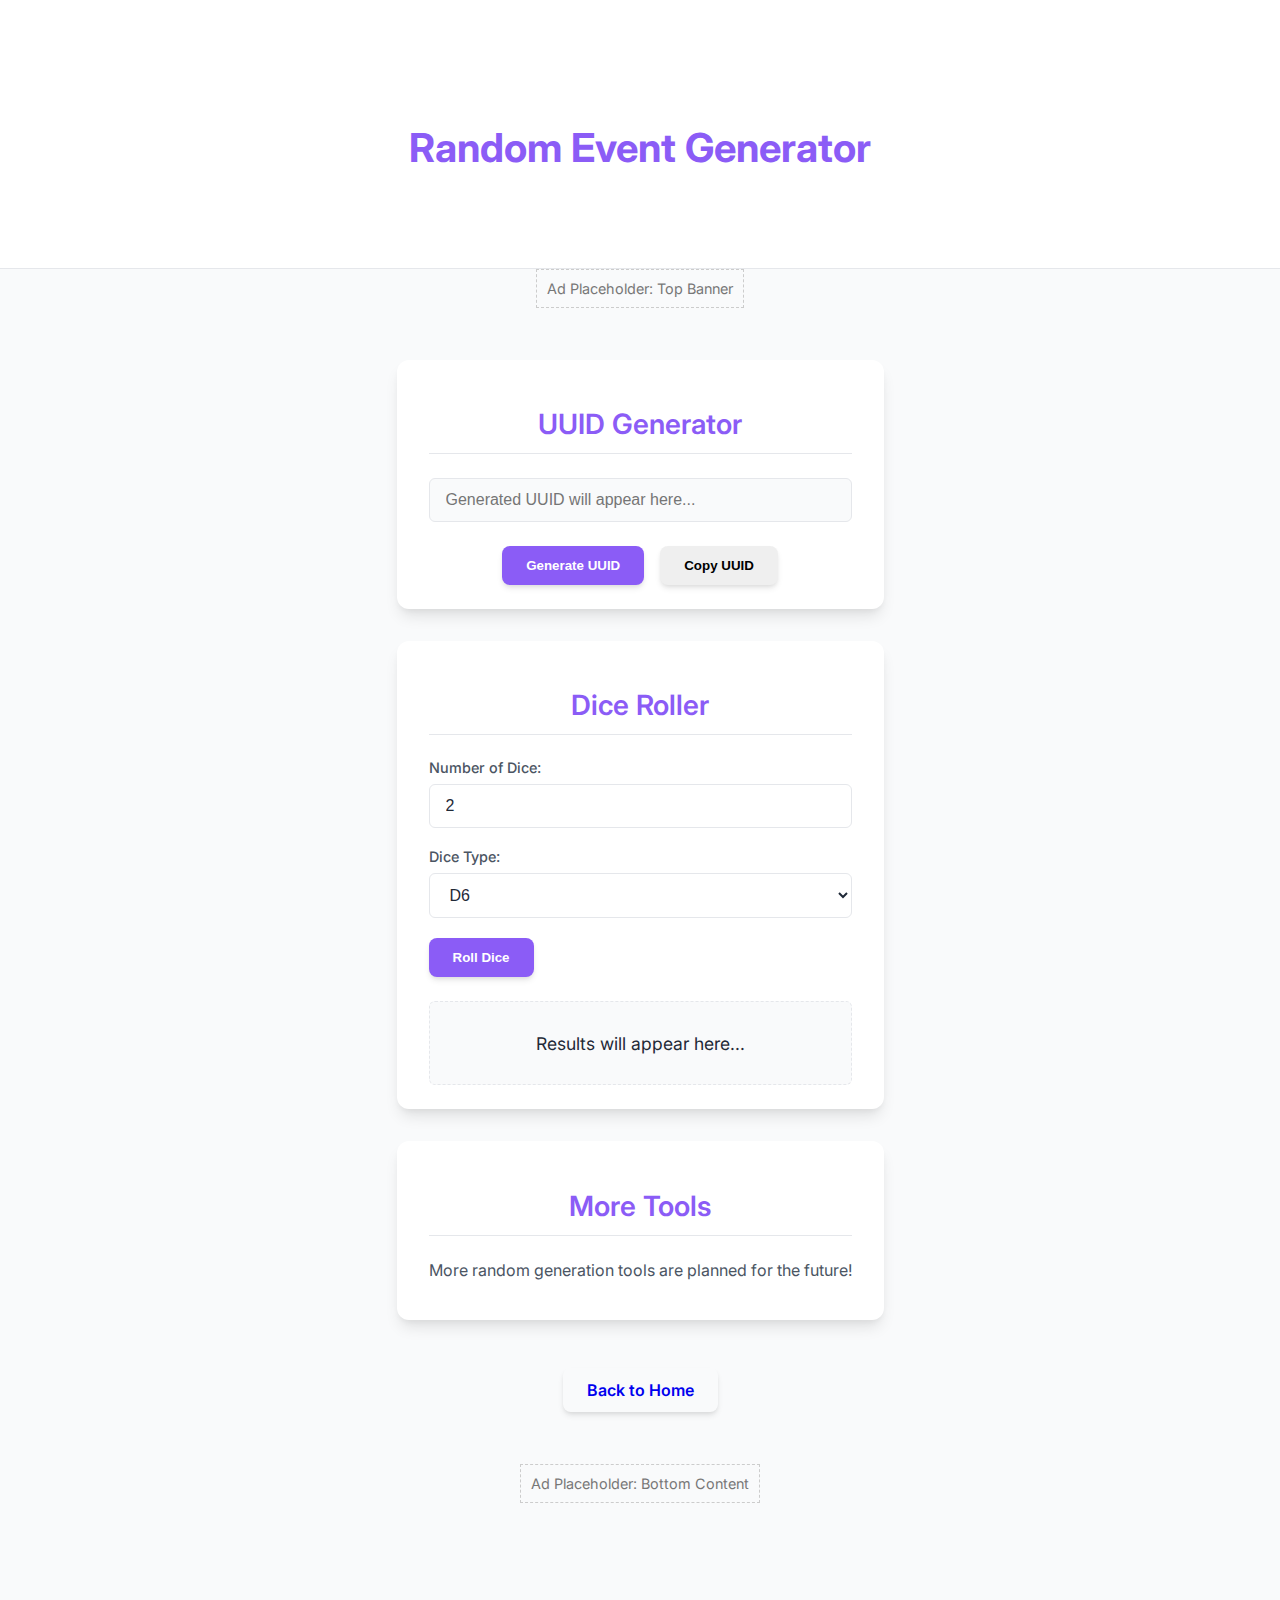
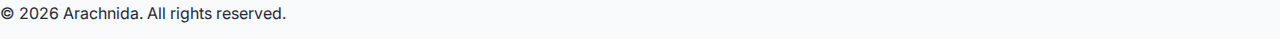
<file: apps/random-event-generator/index.html>
<!DOCTYPE html>
<html lang="en">

<head>
    <meta charset="UTF-8">
    <meta name="viewport" content="width=device-width, initial-scale=1.0">
    <meta name="description" content="A versatile random event generator app. Generate UUIDs, roll various types of dice (D4, D6, D20, etc.), and access other randomization tools for games and development.">
    <meta name="keywords" content="random number generator, uuid generator, dice roller, random tools, tabletop gaming utility, developer tools, probability, chance">
    <title>Random Event Generator - Arachnida</title>
    <link rel="stylesheet" href="/css/global.css">
    <link rel="stylesheet" href="style.css"> <!-- App-specific CSS -->
    <link href="/res/logo-round-700x.webp" rel="icon" sizes="700x700">
</head>

<body>
    <header class="section-padding-base text-center">
        <h1 class="arachnida-purple-text" style="font-size: 2.5rem; font-weight: 700;">Random Event Generator</h1>
    </header>

    <!-- Ad Placeholder: Top Banner (e.g., 728x90 or responsive) -->
    <div class="ad-placeholder ad-placeholder-top-banner" style="text-align: center; padding: 10px; border: 1px dashed #ccc; margin-bottom: 20px; max-width: 800px; margin-left:auto; margin-right:auto;">
        <p style="margin:0; color: #777; font-size: 0.9em;">Ad Placeholder: Top Banner</p>
    </div>

    <main class="container" style="max-width: 800px; margin: auto; padding: 2rem;">

        <!-- UUID Generator Section -->
        <section id="uuid-generator" class="app-section">
            <h2 class="section-title-small">UUID Generator</h2>
            <div class="form-group">
                <input type="text" id="uuidOutput" class="form-input-disabled" placeholder="Generated UUID will appear here..." disabled>
            </div>
            <div class="button-group">
                <button id="generateUuidBtn" class="button-base button-primary">Generate UUID</button>
                <button id="copyUuidBtn" class="button-base button-secondary">Copy UUID</button>
            </div>
        </section>

        <!-- Dice Roller Section -->
        <section id="dice-roller" class="app-section">
            <h2 class="section-title-small">Dice Roller</h2>
            <div class="form-group">
                <label for="numDice">Number of Dice:</label>
                <input type="number" id="numDice" class="form-input" value="2" min="1" max="100">
            </div>
            <div class="form-group">
                <label for="diceType">Dice Type:</label>
                <select id="diceType" class="form-select">
                    <option value="4">D4</option>
                    <option value="6" selected>D6</option>
                    <option value="8">D8</option>
                    <option value="10">D10</option>
                    <option value="12">D12</option>
                    <option value="20">D20</option>
                </select>
            </div>
            <button id="rollDiceBtn" class="button-base button-primary">Roll Dice</button>
            <div id="diceResult" class="dice-results-area">
                <p>Results will appear here...</p>
                <!-- Example: <p>Rolls: [3, 5] Total: 8</p> -->
            </div>
        </section>

        <!-- (Optional Future Section Placeholder) -->
        <section id="future-tools" class="app-section text-center">
            <h2 class="section-title-small">More Tools</h2>
            <p style="color: var(--medium-gray-text);">More random generation tools are planned for the future!</p>
        </section>

        <div class="home-link-container text-center" style="margin-top: 3rem;">
            <a href="/" class="button-base">Back to Home</a>
        </div>

    </main>

    <!-- Ad Placeholder: Bottom Content (e.g., 300x250 or responsive) -->
    <div class="ad-placeholder ad-placeholder-bottom-content" style="text-align: center; padding: 10px; border: 1px dashed #ccc; margin-top: 20px; margin-bottom:20px; max-width: 800px; margin-left:auto; margin-right:auto;">
        <p style="margin:0; color: #777; font-size: 0.9em;">Ad Placeholder: Bottom Content</p>
    </div>

    <footer class="footer" style="margin-top: 4rem;">
        <div class="footer-container">
            <p class="footer-text-sm">&copy; <span id="currentYear"></span> Arachnida. All rights reserved.</p>
        </div>
    </footer>

    <script src="script.js" defer></script>
</body>

</html>
</file>
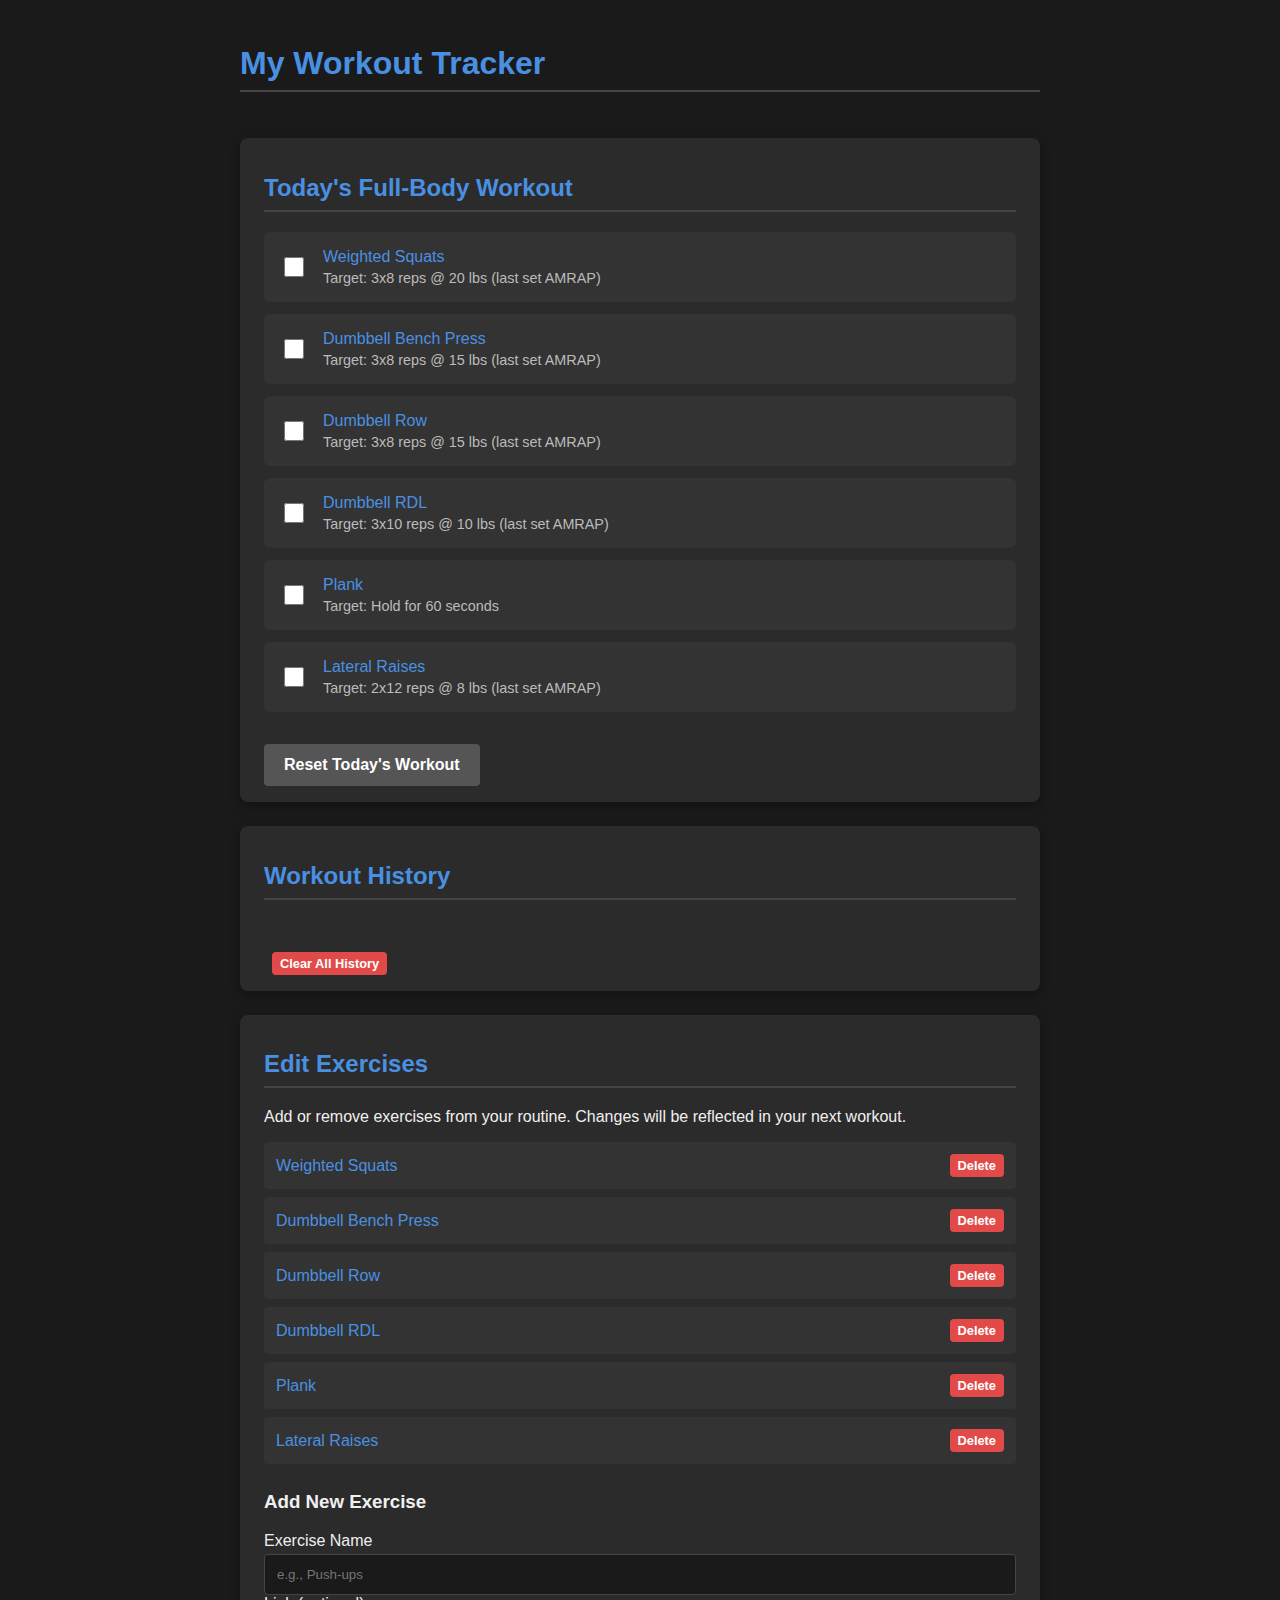
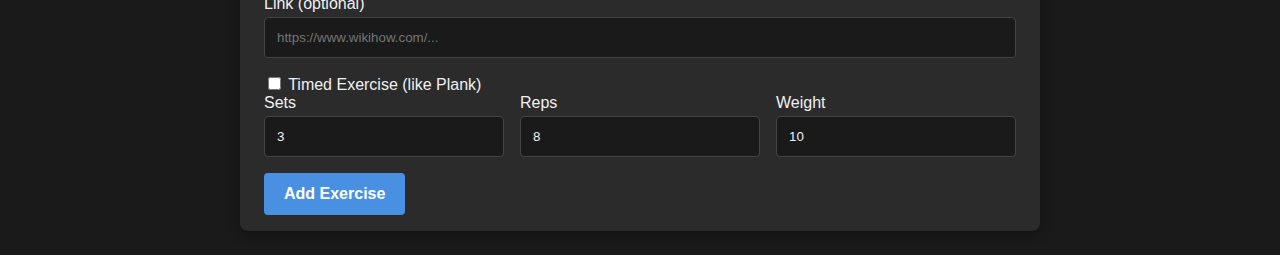
<file: apps/workout-tracker/index.html>
<!DOCTYPE html>
<html lang="en">
<head>
    <meta charset="UTF-8">
    <meta name="viewport" content="width=device-width, initial-scale=1.0">
    <title>Workout Tracker</title>
    <style>
        :root {
            --bg-color: #1a1a1a;
            --card-color: #2b2b2b;
            --text-color: #f0f0f0;
            --primary-color: #4a90e2;
            --border-color: #444;
            --success-color: #2ecc71;
        }
        body {
            font-family: -apple-system, BlinkMacSystemFont, "Segoe UI", Roboto, Helvetica, Arial, sans-serif;
            background-color: var(--bg-color);
            color: var(--text-color);
            margin: 0;
            padding: 1.5rem;
        }
        .container {
            max-width: 800px;
            margin: 0 auto;
            display: grid;
            grid-template-columns: 1fr; /* Simplified to a single column */
            gap: 1.5rem;
        }
        h1, h2 {
            color: var(--primary-color);
            border-bottom: 2px solid var(--border-color);
            padding-bottom: 0.5rem;
        }
        .card {
            background-color: var(--card-color);
            border-radius: 8px;
            padding: 1rem 1.5rem;
            box-shadow: 0 4px 12px rgba(0,0,0,0.3);
        }
        ul { padding-left: 0; list-style-type: none; }
        li { margin-bottom: 0.75rem; }
        a { color: var(--primary-color); text-decoration: none; font-weight: 500; }
        a:hover { text-decoration: underline; }
        
        button {
            background-color: var(--primary-color);
            color: white;
            border: none;
            padding: 0.75rem 1.25rem;
            border-radius: 4px;
            cursor: pointer;
            font-size: 1rem;
            font-weight: 600;
            margin-top: 1rem;
            transition: background-color 0.2s;
        }
        button:hover { background-color: #357abd; }
        
        .delete-btn {
            background-color: #e24a4a;
            padding: 0.25rem 0.5rem;
            font-size: 0.8rem;
            margin: 0 0 0 0.5rem;
        }
        .delete-btn:hover { background-color: #c0392b; }
        
        #history-list, #editable-exercise-list {
            max-height: 400px;
            overflow-y: auto;
        }
        #history-list li, #editable-exercise-list li {
            background-color: #333;
            padding: 0.75rem;
            border-radius: 4px;
            margin-bottom: 0.5rem;
            display: flex;
            justify-content: space-between;
            align-items: center;
        }
        #history-list li .log-details { font-size: 0.9rem; color: #ccc; }

        /* Checklist Styles */
        #exercise-checklist li {
            background-color: #333;
            padding: 1rem;
            border-radius: 6px;
            display: flex;
            align-items: center;
            gap: 1rem;
            transition: background-color 0.2s;
        }
        #exercise-checklist input[type="checkbox"] {
            width: 20px;
            height: 20px;
            accent-color: var(--success-color);
        }
        .exercise-info { flex-grow: 1; }
        .exercise-target { font-size: 0.9em; color: #bbb; display: block; margin-top: 4px; }

        /* Modal Styles */
        .modal {
            display: none; /* Hidden by default */
            position: fixed;
            z-index: 1000;
            left: 0; top: 0;
            width: 100%; height: 100%;
            overflow: auto;
            background-color: rgba(0,0,0,0.7);
            justify-content: center;
            align-items: center;
        }
        .modal-content {
            background-color: var(--card-color);
            padding: 2rem;
            border-radius: 8px;
            width: 90%;
            max-width: 500px;
            box-shadow: 0 5px 20px rgba(0,0,0,0.5);
        }
        .modal-header { display: flex; justify-content: space-between; align-items: center; }
        .close-btn { font-size: 2rem; color: #aaa; cursor: pointer; font-weight: bold; }
        .close-btn:hover { color: white; }
        .set-log-row { display: flex; gap: 1rem; align-items: center; margin-bottom: 1rem; }
        .set-log-row label { flex-basis: 100px; text-align: right; margin-right: 0.5rem; }
        .set-log-row input { width: 100%; padding: 0.5rem; }
        
        /* Form grid for new exercises */
        #add-exercise-form .form-grid {
            display: grid;
            grid-template-columns: repeat(auto-fit, minmax(120px, 1fr));
            gap: 1rem;
        }
        #add-exercise-form label {
            display: block;
            margin-bottom: 0.25rem;
        }
         #add-exercise-form .full-width {
            grid-column: 1 / -1;
        }

        input[type="text"], input[type="number"], input[type="url"] {
             width: 100%;
             padding: 0.75rem;
             background-color: var(--bg-color);
             border: 1px solid var(--border-color);
             color: var(--text-color);
             border-radius: 4px;
             box-sizing: border-box;
        }
    </style>
</head>
<body>

    <div class="container">
        <h1>My Workout Tracker</h1>

        <div class="card">
            <h2>Today's Full-Body Workout</h2>
            <ul id="exercise-checklist">
                <!-- Checklist items will be dynamically inserted here -->
            </ul>
            <button id="reset-workout-btn" style="background-color: #555; margin-top: 1rem;">Reset Today's Workout</button>
        </div>

        <div class="card">
            <h2>Workout History</h2>
            <ul id="history-list"></ul>
            <button id="clear-history-btn" class="delete-btn" style="margin-top: 1rem;">Clear All History</button>
        </div>

        <div class="card">
            <h2>Edit Exercises</h2>
            <p>Add or remove exercises from your routine. Changes will be reflected in your next workout.</p>
            <ul id="editable-exercise-list"></ul>
            <h3>Add New Exercise</h3>
            <form id="add-exercise-form">
                <div class="full-width">
                    <label for="ex-name-input">Exercise Name</label>
                    <input type="text" id="ex-name-input" placeholder="e.g., Push-ups" required>
                </div>
                <div class="full-width">
                    <label for="ex-link-input">Link (optional)</label>
                    <input type="url" id="ex-link-input" placeholder="https://www.wikihow.com/...">
                </div>
                
                <div class="full-width" style="margin-top: 1rem;">
                    <input type="checkbox" id="ex-timed-checkbox" style="width: auto;">
                    <label for="ex-timed-checkbox" style="display: inline;">Timed Exercise (like Plank)</label>
                </div>

                <div id="standard-ex-inputs" class="form-grid full-width">
                    <div>
                        <label for="ex-sets-input">Sets</label>
                        <input type="number" id="ex-sets-input" value="3" min="1">
                    </div>
                    <div>
                        <label for="ex-reps-input">Reps</label>
                        <input type="number" id="ex-reps-input" value="8" min="1">
                    </div>
                    <div>
                        <label for="ex-weight-input">Weight</label>
                        <input type="number" id="ex-weight-input" value="10" min="0">
                    </div>
                </div>

                <div id="timed-ex-inputs" class="form-grid full-width" style="display: none;">
                    <div>
                        <label for="ex-duration-input">Duration (sec)</label>
                        <input type="number" id="ex-duration-input" value="60" min="1">
                    </div>
                </div>
                
                <button type="submit" class="full-width">Add Exercise</button>
            </form>
        </div>
    </div>

    <!-- The Modal for Logging Sets -->
    <div id="log-modal" class="modal">
        <div class="modal-content">
            <div class="modal-header">
                <h2 id="modal-title">Log Exercise</h2>
                <span class="close-btn">&times;</span>
            </div>
            <form id="modal-log-form">
                <div id="sets-container">
                    <!-- Dynamic set inputs will go here -->
                </div>
                <button type="submit">Save & Update Plan</button>
            </form>
        </div>
    </div>

    <script>
        document.addEventListener('DOMContentLoaded', () => {
            const modal = document.getElementById('log-modal');
            const closeModalBtn = document.querySelector('.close-btn');
            let currentExerciseId = null;

            // --- STATE MANAGEMENT ---
            let exercises = [];
            let history = [];

            // --- DEFAULT DATA WITH PROGRESSION ---
            const defaultExercises = [
                { id: "squats", name: "Weighted Squats", link: "https://www.wikihow.com/Perform-a-Weighted-Squat", isTimed: false, progression: { sets: 3, reps: 8, weight: 20 } },
                { id: "bench", name: "Dumbbell Bench Press", link: "https://www.wikihow.com/Dumbbell-Press", isTimed: false, progression: { sets: 3, reps: 8, weight: 15 } },
                { id: "row", name: "Dumbbell Row", link: "https://www.wikihow.com/Work-out-With-Dumbbells", isTimed: false, progression: { sets: 3, reps: 8, weight: 15 } },
                { id: "rdl", name: "Dumbbell RDL", link: "https://www.wikihow.com/Do-a-Romanian-Deadlift", isTimed: false, progression: { sets: 3, reps: 10, weight: 10 } },
                { id: "plank", name: "Plank", link: "https://www.wikihow.com/How-Long-to-Hold-a-Plank-As-a-Beginner", isTimed: true, progression: { sets: 1, reps: 60, weight: 0 } },
                { id: "latraise", name: "Lateral Raises", link: "https://www.wikihow.com/Do-a-Lateral-Raise", isTimed: false, progression: { sets: 2, reps: 12, weight: 8 } }
            ];

            // --- LOCALSTORAGE FUNCTIONS ---
            function saveData() {
                localStorage.setItem('workoutApp.exercises', JSON.stringify(exercises));
                localStorage.setItem('workoutApp.history', JSON.stringify(history));
            }

            function loadData() {
                const storedExercises = localStorage.getItem('workoutApp.exercises');
                exercises = storedExercises ? JSON.parse(storedExercises) : [...defaultExercises];
                if (exercises.length === 0) exercises = [...defaultExercises];

                const storedHistory = localStorage.getItem('workoutApp.history');
                history = storedHistory ? JSON.parse(storedHistory) : [];
            }

            // --- RENDER FUNCTIONS ---
            function renderAll() {
                renderWorkoutChecklist();
                renderHistory();
                renderEditableExerciseList();
            }

            function renderWorkoutChecklist() {
                const list = document.getElementById('exercise-checklist');
                list.innerHTML = '';
                exercises.forEach(ex => {
                    const li = document.createElement('li');
                    
                    const checkbox = document.createElement('input');
                    checkbox.type = 'checkbox';
                    checkbox.dataset.exerciseId = ex.id;
                    checkbox.onchange = (e) => {
                        if (e.target.checked) {
                            openLogModal(ex.id);
                        }
                    };

                    const infoDiv = document.createElement('div');
                    infoDiv.className = 'exercise-info';
                    
                    if (ex.link) {
                        infoDiv.innerHTML = `<a href="${ex.link}" target="_blank" rel="noopener noreferrer">${ex.name}</a>`;
                    } else {
                        infoDiv.textContent = ex.name;
                    }

                    const targetSpan = document.createElement('span');
                    targetSpan.className = 'exercise-target';
                    if (ex.isTimed) {
                        targetSpan.textContent = `Target: Hold for ${ex.progression.reps} seconds`;
                    } else {
                        targetSpan.textContent = `Target: ${ex.progression.sets}x${ex.progression.reps} reps @ ${ex.progression.weight} lbs (last set AMRAP)`;
                    }
                    infoDiv.appendChild(targetSpan);

                    li.appendChild(checkbox);
                    li.appendChild(infoDiv);
                    list.appendChild(li);
                });
            }

            function renderHistory() {
                const list = document.getElementById('history-list');
                list.innerHTML = '';
                history.slice().reverse().forEach((item, index) => {
                    const li = document.createElement('li');
                    const originalIndex = history.length - 1 - index;
                    const exercise = exercises.find(ex => ex.id === item.exerciseId);
                    if (!exercise) return; // Skip rendering if exercise was deleted

                    const exerciseName = exercise.name;
                    let details;
                    if (exercise.isTimed) {
                        details = `<strong>${exerciseName}</strong> 
                                   <span class="log-details">(${item.sets[0].reps} seconds) on ${item.date}</span>`;
                    } else {
                        let setsDetail = item.sets.map(s => s.reps).join(', ');
                        details = `<strong>${exerciseName}</strong> @ ${item.weight} lbs
                                   <span class="log-details">(${setsDetail}) on ${item.date}</span>`;
                    }
                    
                    li.innerHTML = `
                        <span>${details}</span>
                        <button class="delete-btn" data-index="${originalIndex}">X</button>
                    `;
                    list.appendChild(li);
                });
            }

            function renderEditableExerciseList() {
                 const list = document.getElementById('editable-exercise-list');
                list.innerHTML = '';
                exercises.forEach((ex) => {
                    const li = document.createElement('li');
                    li.innerHTML = `
                        <span>
                            ${ex.link ? `<a href="${ex.link}" target="_blank">${ex.name}</a>` : ex.name}
                        </span>
                        <button class="delete-btn" data-id="${ex.id}">Delete</button>
                    `;
                    list.appendChild(li);
                });
            }

            // --- PROGRESSION & REGRESSION LOGIC ---
            function processProgression(exercise, log) {
                const prog = exercise.progression;

                if (exercise.isTimed) {
                    const performedSeconds = log.sets[0].reps;
                    if (performedSeconds >= prog.reps) {
                        prog.reps += 10;
                    }
                    return;
                }
                
                const setsPerformed = log.sets;
                const amrapSet = setsPerformed[prog.sets - 1];

                // Regression: If final set is below base rep target
                if (amrapSet && amrapSet.reps < prog.reps) {
                    prog.weight = Math.max(0, prog.weight - 5);
                    return;
                }

                // Progression: Check if all straight sets are met and AMRAP exceeds a threshold
                let allStraightSetsMet = true;
                for (let i = 0; i < prog.sets - 1; i++) {
                    if (setsPerformed[i].reps < prog.reps) {
                        allStraightSetsMet = false;
                        break;
                    }
                }
                
                // New Progression Rule: Progress if AMRAP set is 5+ reps over the base rep target
                const progressionThreshold = prog.reps + 5;
                const amrapSetMetProgressionTarget = amrapSet && amrapSet.reps >= progressionThreshold;

                if (allStraightSetsMet && amrapSetMetProgressionTarget) {
                    if (prog.sets < 5) {
                        prog.sets++;
                    } else {
                        prog.sets = 3;
                        prog.weight += 5;
                    }
                }
            }

            // --- MODAL & EVENT HANDLERS ---
            function openLogModal(exerciseId) {
                currentExerciseId = exerciseId;
                const exercise = exercises.find(ex => ex.id === exerciseId);
                document.getElementById('modal-title').textContent = `Log: ${exercise.name}`;
                
                const setsContainer = document.getElementById('sets-container');
                setsContainer.innerHTML = '';

                if (exercise.isTimed) {
                    const setRow = document.createElement('div');
                    setRow.className = 'set-log-row';
                    setRow.innerHTML = `
                        <label>Time:</label>
                        <input type="number" class="reps-input" value="${exercise.progression.reps}" required>
                        <span>seconds</span>
                    `;
                    setsContainer.appendChild(setRow);
                } else {
                    const weightRow = document.createElement('div');
                    weightRow.className = 'set-log-row';
                    weightRow.innerHTML = `
                        <label>Weight:</label>
                        <input type="number" id="modal-weight-input" value="${exercise.progression.weight}" min="0">
                        <span>lbs</span>
                    `;
                    setsContainer.appendChild(weightRow);

                    for (let i = 0; i < exercise.progression.sets; i++) {
                        const isAmrap = i === exercise.progression.sets - 1;
                        const repRow = document.createElement('div');
                        repRow.className = 'set-log-row';
                        const labelText = isAmrap ? `AMRAP Set:` : `Set ${i + 1} Reps:`;
                        repRow.innerHTML = `
                            <label>${labelText}</label>
                            <input type="number" class="reps-input" value="${isAmrap ? '' : exercise.progression.reps}" placeholder="${isAmrap ? 'AMRAP reps' : ''}" required>
                        `;
                        setsContainer.appendChild(repRow);
                    }
                }
                modal.style.display = 'flex';
            }

            function closeModal() {
                const checkbox = document.querySelector(`input[data-exercise-id="${currentExerciseId}"]`);
                if(checkbox) checkbox.checked = false;
                currentExerciseId = null;
                modal.style.display = 'none';
            }

            closeModalBtn.onclick = closeModal;
            window.onclick = (event) => { if (event.target == modal) closeModal(); };

            document.getElementById('modal-log-form').addEventListener('submit', (e) => {
                e.preventDefault();
                const exercise = exercises.find(ex => ex.id === currentExerciseId);
                
                const log = {
                    exerciseId: currentExerciseId,
                    date: new Date().toLocaleDateString(),
                    weight: 0,
                    sets: []
                };

                if (exercise.isTimed) {
                    const seconds = parseInt(document.querySelector('.reps-input').value);
                    log.sets.push({ reps: seconds });
                } else {
                    log.weight = document.getElementById('modal-weight-input').value;
                    const repInputs = document.querySelectorAll('.reps-input');
                    repInputs.forEach(input => {
                        log.sets.push({ reps: parseInt(input.value) });
                    });
                }

                history.push(log);
                processProgression(exercise, log);
                saveData();
                renderAll();
                closeModal();
            });
            
            // --- ADD/DELETE/RESET HANDLERS ---
            document.getElementById('ex-timed-checkbox').addEventListener('change', (e) => {
                const isChecked = e.target.checked;
                document.getElementById('standard-ex-inputs').style.display = isChecked ? 'none' : 'grid';
                document.getElementById('timed-ex-inputs').style.display = isChecked ? 'grid' : 'none';
            });

            document.getElementById('add-exercise-form').addEventListener('submit', (e) => {
                e.preventDefault();
                const name = document.getElementById('ex-name-input').value;
                const isTimed = document.getElementById('ex-timed-checkbox').checked;

                const newEx = {
                    id: Date.now().toString(), // Use timestamp for unique ID
                    name: name,
                    link: document.getElementById('ex-link-input').value,
                    isTimed: isTimed,
                    progression: {}
                };
                
                if (isTimed) {
                    newEx.progression = {
                        sets: 1,
                        reps: parseInt(document.getElementById('ex-duration-input').value),
                        weight: 0
                    };
                } else {
                    newEx.progression = {
                        sets: parseInt(document.getElementById('ex-sets-input').value),
                        reps: parseInt(document.getElementById('ex-reps-input').value),
                        weight: parseInt(document.getElementById('ex-weight-input').value)
                    };
                }

                exercises.push(newEx);
                saveData();
                renderAll();
                e.target.reset();
                // Manually trigger checkbox change to reset form visibility
                document.getElementById('ex-timed-checkbox').dispatchEvent(new Event('change'));
            });

            document.addEventListener('click', (e) => {
                if(e.target.matches('#editable-exercise-list .delete-btn')) {
                    const idToDelete = e.target.dataset.id;
                    exercises = exercises.filter(ex => ex.id !== idToDelete);
                    saveData();
                    renderAll();
                }
                if(e.target.matches('#history-list .delete-btn')) {
                    const indexToDelete = parseInt(e.target.dataset.index);
                    history.splice(indexToDelete, 1);
                    saveData();
                    renderAll();
                }
            });

            document.getElementById('clear-history-btn').addEventListener('click', () => {
                if (confirm('Are you sure you want to delete ALL workout history?')) {
                    history = [];
                    saveData();
                    renderHistory();
                }
            });
            
            document.getElementById('reset-workout-btn').addEventListener('click', () => {
                document.querySelectorAll('#exercise-checklist input[type="checkbox"]').forEach(cb => {
                    cb.checked = false;
                });
            });

            // --- INITIALIZATION ---
            loadData();
            renderAll();
        });
    </script>
</body>
</html>
</file>
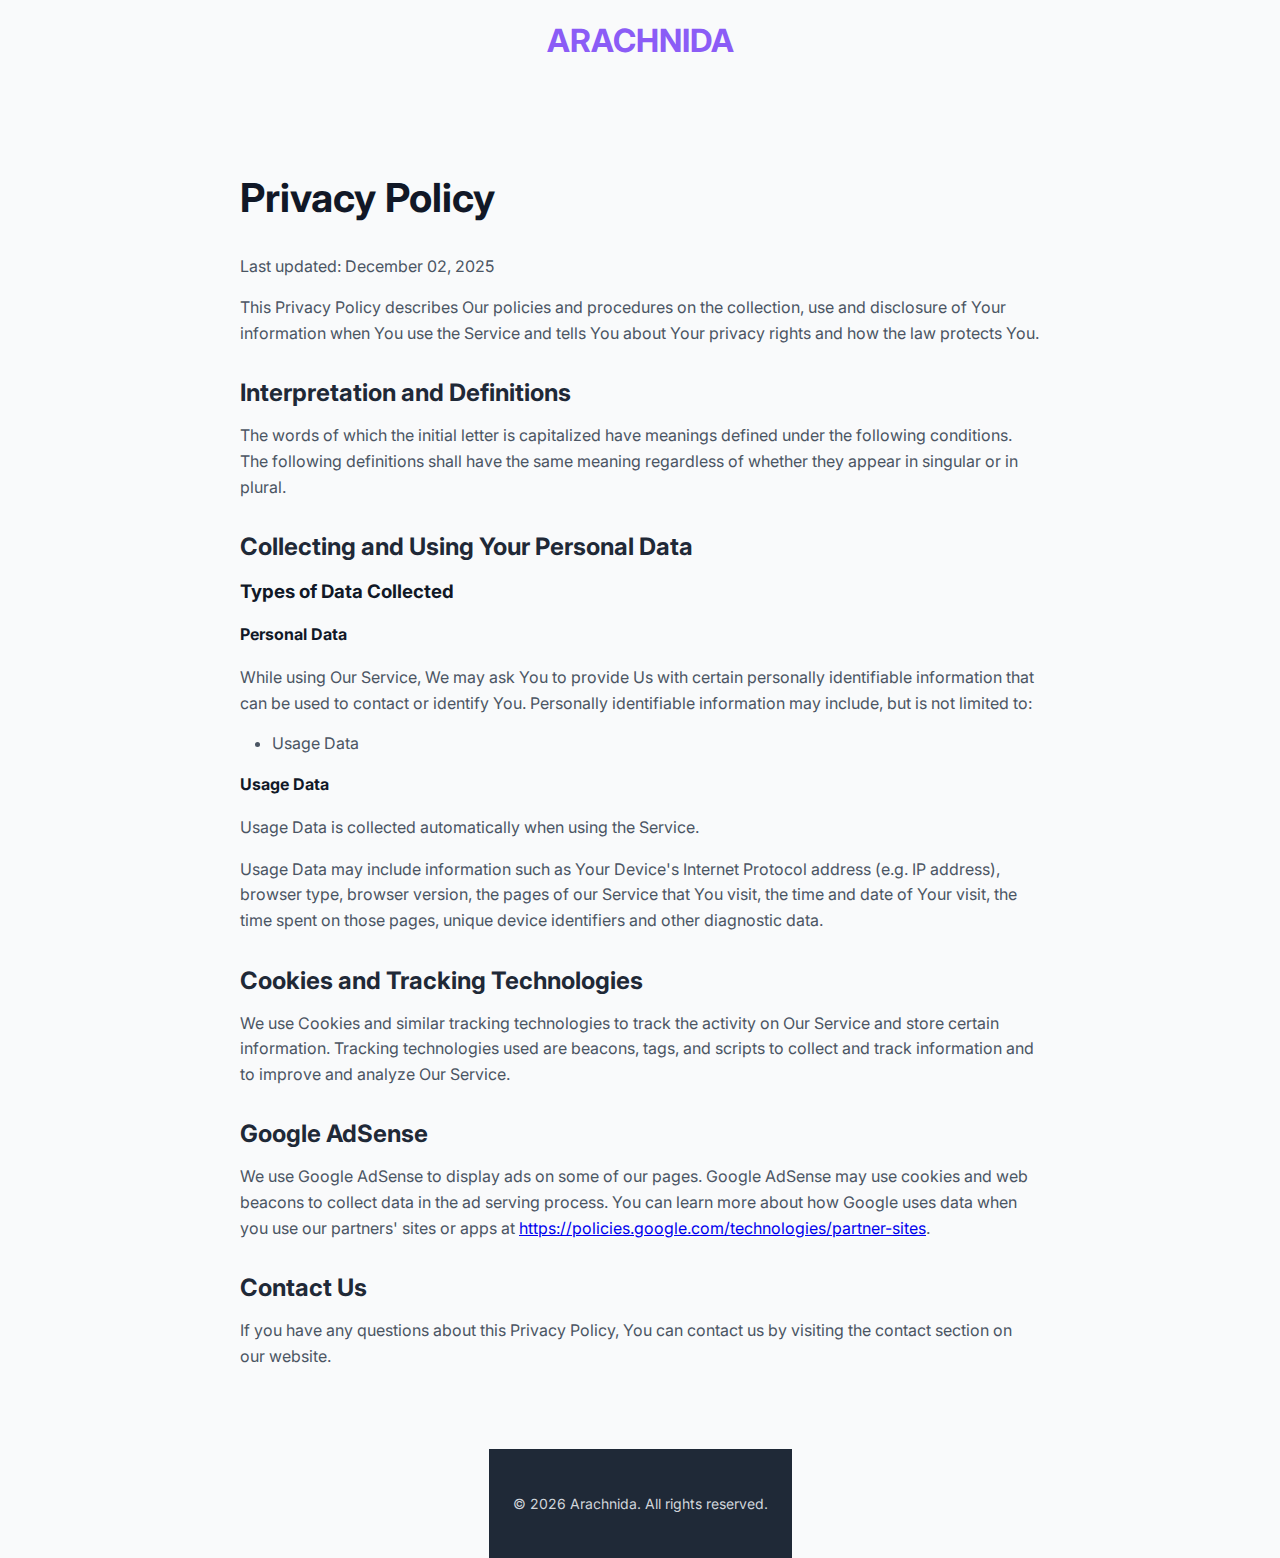
<file: privacy-policy.html>
<!DOCTYPE html>
<html lang="en">

<head>
    <meta charset="UTF-8">
    <meta name="viewport" content="width=device-width, initial-scale=1.0">
    <title>Privacy Policy - Arachnida Apps</title>
    <link href="https://fonts.googleapis.com/css2?family=Inter:wght@400;500;600;700&display=swap" rel="stylesheet">
    <link href="/res/logo-round-700x.webp" rel="icon" sizes="700x700">
    <link rel="stylesheet" href="/styles/global.css">
    <style>
        .legal-content {
            max-width: 800px;
            margin: 0 auto;
            padding: 4rem 2rem;
        }
        .legal-content h1 {
            font-size: 2.5rem;
            margin-bottom: 2rem;
            color: var(--color-gray-900);
        }
        .legal-content h2 {
            font-size: 1.5rem;
            margin-top: 2rem;
            margin-bottom: 1rem;
            color: var(--color-gray-800);
        }
        .legal-content p {
            margin-bottom: 1rem;
            line-height: 1.6;
            color: var(--color-gray-600);
        }
        .legal-content ul {
            margin-bottom: 1rem;
            padding-left: 2rem;
            color: var(--color-gray-600);
        }
        .legal-content li {
            margin-bottom: 0.5rem;
        }
    </style>
</head>

<body class="antialiased">

    <header class="header-web-banner">
        <div class="navbar-container">
            <a href="/" style="text-decoration: none;">
                <h1 class="arachnida-purple-text">ARACHNIDA</h1>
            </a>
        </div>
    </header>

    <main class="legal-content">
        <h1>Privacy Policy</h1>
        <p>Last updated: December 02, 2025</p>

        <p>This Privacy Policy describes Our policies and procedures on the collection, use and disclosure of Your information when You use the Service and tells You about Your privacy rights and how the law protects You.</p>

        <h2>Interpretation and Definitions</h2>
        <p>The words of which the initial letter is capitalized have meanings defined under the following conditions. The following definitions shall have the same meaning regardless of whether they appear in singular or in plural.</p>

        <h2>Collecting and Using Your Personal Data</h2>
        <h3>Types of Data Collected</h3>
        
        <h4>Personal Data</h4>
        <p>While using Our Service, We may ask You to provide Us with certain personally identifiable information that can be used to contact or identify You. Personally identifiable information may include, but is not limited to:</p>
        <ul>
            <li>Usage Data</li>
        </ul>

        <h4>Usage Data</h4>
        <p>Usage Data is collected automatically when using the Service.</p>
        <p>Usage Data may include information such as Your Device's Internet Protocol address (e.g. IP address), browser type, browser version, the pages of our Service that You visit, the time and date of Your visit, the time spent on those pages, unique device identifiers and other diagnostic data.</p>

        <h2>Cookies and Tracking Technologies</h2>
        <p>We use Cookies and similar tracking technologies to track the activity on Our Service and store certain information. Tracking technologies used are beacons, tags, and scripts to collect and track information and to improve and analyze Our Service.</p>

        <h2>Google AdSense</h2>
        <p>We use Google AdSense to display ads on some of our pages. Google AdSense may use cookies and web beacons to collect data in the ad serving process. You can learn more about how Google uses data when you use our partners' sites or apps at <a href="https://policies.google.com/technologies/partner-sites" target="_blank">https://policies.google.com/technologies/partner-sites</a>.</p>

        <h2>Contact Us</h2>
        <p>If you have any questions about this Privacy Policy, You can contact us by visiting the contact section on our website.</p>
    </main>

    <footer class="footer">
        <div class="footer-container">
            <p class="footer-text-sm">&copy; <span id="currentYear"></span> Arachnida. All rights reserved.</p>
        </div>
    </footer>

    <script src="/js/global.js"></script>
    <script>
        document.getElementById('currentYear').textContent = new Date().getFullYear();
    </script>
</body>
</html>
</file>
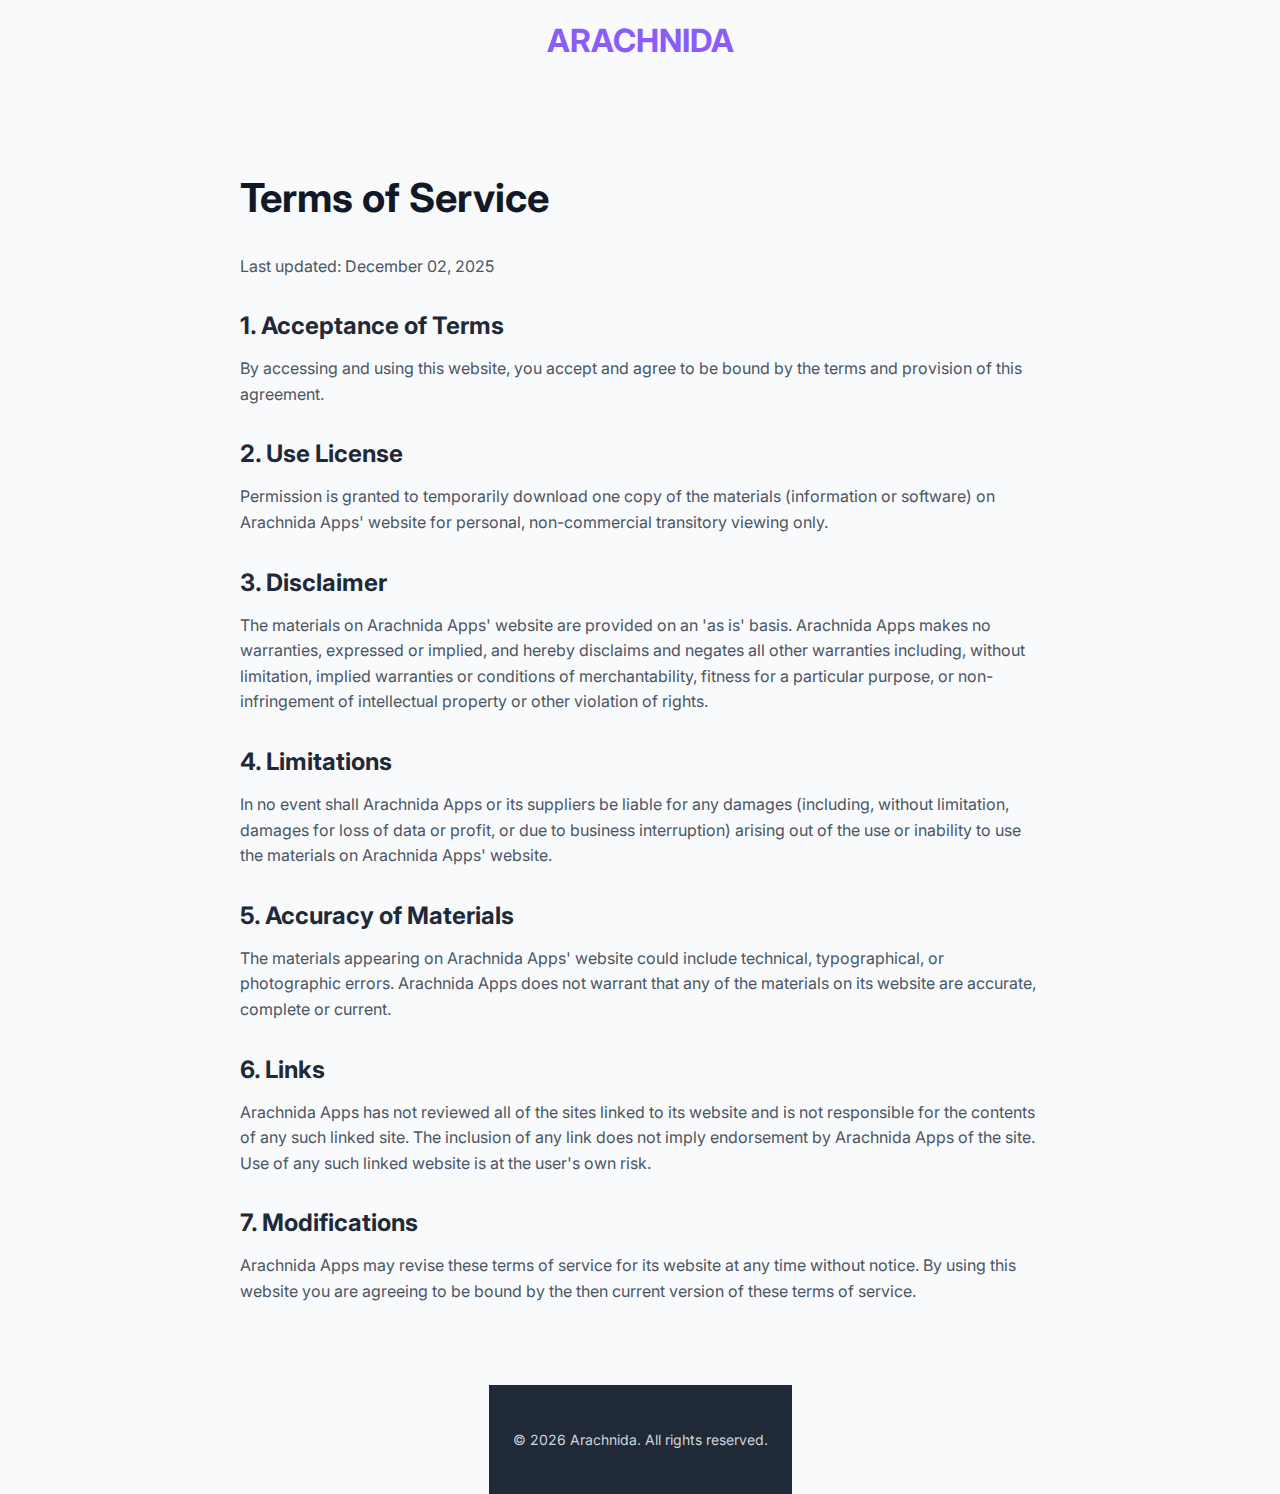
<file: terms-of-service.html>
<!DOCTYPE html>
<html lang="en">

<head>
    <meta charset="UTF-8">
    <meta name="viewport" content="width=device-width, initial-scale=1.0">
    <title>Terms of Service - Arachnida Apps</title>
    <link href="https://fonts.googleapis.com/css2?family=Inter:wght@400;500;600;700&display=swap" rel="stylesheet">
    <link href="/res/logo-round-700x.webp" rel="icon" sizes="700x700">
    <link rel="stylesheet" href="/styles/global.css">
    <style>
        .legal-content {
            max-width: 800px;
            margin: 0 auto;
            padding: 4rem 2rem;
        }

        .legal-content h1 {
            font-size: 2.5rem;
            margin-bottom: 2rem;
            color: var(--color-gray-900);
        }

        .legal-content h2 {
            font-size: 1.5rem;
            margin-top: 2rem;
            margin-bottom: 1rem;
            color: var(--color-gray-800);
        }

        .legal-content p {
            margin-bottom: 1rem;
            line-height: 1.6;
            color: var(--color-gray-600);
        }
    </style>
</head>

<body class="antialiased">

    <header class="header-web-banner">
        <div class="navbar-container">
            <a href="/" style="text-decoration: none;">
                <h1 class="arachnida-purple-text">ARACHNIDA</h1>
            </a>
        </div>
    </header>

    <main class="legal-content">
        <h1>Terms of Service</h1>
        <p>Last updated: December 02, 2025</p>

        <h2>1. Acceptance of Terms</h2>
        <p>By accessing and using this website, you accept and agree to be bound by the terms and provision of this
            agreement.</p>

        <h2>2. Use License</h2>
        <p>Permission is granted to temporarily download one copy of the materials (information or software) on
            Arachnida Apps' website for personal, non-commercial transitory viewing only.</p>

        <h2>3. Disclaimer</h2>
        <p>The materials on Arachnida Apps' website are provided on an 'as is' basis. Arachnida Apps makes no
            warranties, expressed or implied, and hereby disclaims and negates all other warranties including, without
            limitation, implied warranties or conditions of merchantability, fitness for a particular purpose, or
            non-infringement of intellectual property or other violation of rights.</p>

        <h2>4. Limitations</h2>
        <p>In no event shall Arachnida Apps or its suppliers be liable for any damages (including, without limitation,
            damages for loss of data or profit, or due to business interruption) arising out of the use or inability to
            use the materials on Arachnida Apps' website.</p>

        <h2>5. Accuracy of Materials</h2>
        <p>The materials appearing on Arachnida Apps' website could include technical, typographical, or photographic
            errors. Arachnida Apps does not warrant that any of the materials on its website are accurate, complete or
            current.</p>

        <h2>6. Links</h2>
        <p>Arachnida Apps has not reviewed all of the sites linked to its website and is not responsible for the
            contents of any such linked site. The inclusion of any link does not imply endorsement by Arachnida Apps of
            the site. Use of any such linked website is at the user's own risk.</p>

        <h2>7. Modifications</h2>
        <p>Arachnida Apps may revise these terms of service for its website at any time without notice. By using this
            website you are agreeing to be bound by the then current version of these terms of service.</p>
    </main>

    <footer class="footer">
        <div class="footer-container">
            <p class="footer-text-sm">&copy; <span id="currentYear"></span> Arachnida. All rights reserved.</p>
        </div>
    </footer>

    <script src="/js/global.js"></script>
    <script>
        document.getElementById('currentYear').textContent = new Date().getFullYear();
    </script>
</body>

</html>
</file>
<file: css/global.css>
/* css/global.css */

/* Font Import */
@import url('https://fonts.googleapis.com/css2?family=Inter:wght@400;500;600;700&display=swap');

/* CSS Variables */
:root {
    --arachnida-purple: #8b5cf6;
    --arachnida-purple-dark: #7c3aed; /* For hovers */
    --light-gray-bg: #f9fafb;
    --dark-gray-text: #1f2937;
    --medium-gray-text: #4b5563;
    --white-text: #ffffff;
    --default-font-family: 'Inter', sans-serif;
    --border-color-light: #e5e7eb; /* From header border and image preview border */
    --box-shadow-sm: 0 4px 6px -1px rgba(0, 0, 0, 0.1), 0 2px 4px -1px rgba(0, 0, 0, 0.06);
    --box-shadow-md: 0 10px 15px -3px rgba(0, 0, 0, 0.1), 0 4px 6px -2px rgba(0, 0, 0, 0.05);
}

/* Base Body Styles */
body {
    font-family: var(--default-font-family);
    background-color: var(--light-gray-bg);
    color: var(--dark-gray-text);
    -webkit-font-smoothing: antialiased;
    -moz-osx-font-smoothing: grayscale;
    margin: 0;
}

/* Common Utility Classes for Colors */
.arachnida-purple-text {
    color: var(--arachnida-purple);
}

.arachnida-purple-bg {
    background-color: var(--arachnida-purple);
    color: var(--white-text); /* Default text color for purple background */
}

.arachnida-purple-bg:hover {
    background-color: var(--arachnida-purple-dark);
}

/* Basic Button Base (can be extended) */
.button-base {
    display: inline-block;
    font-weight: 600; /* Common weight */
    padding: 0.75rem 1.5rem; /* A common padding, can be overridden */
    border-radius: 0.5rem; /* Common border radius */
    text-decoration: none;
    cursor: pointer;
    border: none; /* Assuming most buttons are borderless */
    transition: background-color 0.2s ease-in-out, transform 0.1s ease-in-out, box-shadow 0.2s ease-in-out;
    box-shadow: var(--box-shadow-sm);
}

.button-primary {
    background-color: var(--arachnida-purple);
    color: var(--white-text);
}

.button-primary:hover {
    background-color: var(--arachnida-purple-dark);
    transform: translateY(-1px); /* Subtle lift */
    box-shadow: var(--box-shadow-md);
}

.button-primary:active {
    transform: translateY(0);
    box-shadow: var(--box-shadow-sm); /* Revert to smaller shadow on active */
}

/* Project Card Wrapper - For multiple cards */
.project-card-wrapper {
    display: flex;
    flex-wrap: wrap;
    justify-content: center;
    gap: 2rem; /* Space between cards */
}

/*
   Container styles are quite varied.
   - index.html uses max-width: 1280px for some, 48rem/36rem for others.
   - image-preview-generator uses max-width: 600px.
   A generic .container might not be suitable yet without more specific refactoring.
   However, we can define a base for section padding.
*/

.section-padding-base {
    padding-top: 4rem;
    padding-bottom: 4rem;
}

@media (min-width: 768px) { /* md breakpoint */
    .section-padding-base {
        padding-top: 6rem;
        padding-bottom: 6rem;
    }
}

/* Basic headings - can be expanded if more common styles are found */
h1, h2, h3, h4, h5, h6 {
    color: var(--dark-gray-text); /* Default heading color */
    /* Add other common heading styles if any, e.g., margin-bottom */
}

/* Example of using a variable for a specific h1 in image-preview-generator */
/* This would be in the app's specific CSS, but shows variable usage:
   .image-preview-h1 {
       color: var(--arachnida-purple);
       font-size: 2.25rem;
       font-weight: 700;
       margin-bottom: 0.5rem;
   }
*/
</file>
<file: apps/random-event-generator/style.css>
/* apps/random-event-generator/style.css */

/* General App Layout & Body */
body {
    /* Base styles (font, bg-color, text-color) come from /css/global.css */
    /* Flex properties for centering app content if not already full height */
    display: flex;
    flex-direction: column;
    min-height: 100vh;
    background-color: var(--light-gray-bg); /* Ensure body bg is consistent */
}

header.section-padding-base {
    /* global.css provides padding, this is for app-specific header */
    border-bottom: 1px solid var(--border-color-light);
    background-color: var(--white-text); /* Light header background */
}

header h1.arachnida-purple-text {
    /* font-size and font-weight are inline in HTML, can be moved here if preferred */
    margin-bottom: 0; /* Remove default margin if any */
}

main.container {
    /* max-width, margin auto, padding are inline in HTML, can be moved here */
    /* For this app, we want the container to grow if content is taller */
    flex-grow: 1;
    padding-bottom: 3rem; /* Extra padding at the bottom */
}

/* App Sections */
.app-section {
    background-color: var(--white-text);
    padding: 1.5rem 2rem;
    border-radius: 0.75rem; /* softer corners */
    box-shadow: var(--box-shadow-md);
    margin-bottom: 2rem;
}

.app-section h2.section-title-small { /* New class for smaller section titles */
    font-size: 1.75rem; /* Slightly smaller than main page titles */
    font-weight: 600;
    color: var(--arachnida-purple);
    margin-bottom: 1.5rem;
    text-align: center;
    border-bottom: 1px solid var(--border-color-light);
    padding-bottom: 0.75rem;
}

/* Form Elements & Groups */
.form-group {
    margin-bottom: 1.25rem;
    display: flex;
    flex-direction: column; /* Stack label and input */
    gap: 0.5rem;
}

.form-group label {
    font-weight: 500;
    color: var(--medium-gray-text);
    font-size: 0.9rem;
}

.form-input,
.form-select,
.form-input-disabled {
    width: 100%;
    padding: 0.75rem 1rem;
    border: 1px solid var(--border-color-light);
    border-radius: 0.375rem; /* rounded-md */
    font-size: 1rem;
    color: var(--dark-gray-text);
    background-color: #fff; /* Ensure white background */
    box-sizing: border-box; /* Important for width 100% and padding */
    transition: border-color 0.2s ease-in-out, box-shadow 0.2s ease-in-out;
}

.form-input:focus,
.form-select:focus {
    outline: none;
    border-color: var(--arachnida-purple);
    box-shadow: 0 0 0 3px rgba(139, 92, 246, 0.25); /* Focus ring like Bootstrap */
}

.form-input-disabled {
    background-color: var(--light-gray-bg);
    color: var(--medium-gray-text);
    cursor: not-allowed;
}

/* Button Groups */
.button-group {
    display: flex;
    gap: 1rem;
    justify-content: center; /* Center buttons in their group */
    margin-top: 1.5rem;
}

/* Specific Button Styling & Animations */
/* .button-base, .button-primary, .button-secondary come from global.css */
/* We can add app-specific button overrides or new button types if needed */

/* Hover/Focus animations for buttons are already in global.css */
/* .button-primary:hover { transform: translateY(-1px); box-shadow: var(--box-shadow-md); } */
/* We can enhance if needed, e.g. brightness or more scale */

/* Dice Results Area */
.dice-results-area {
    margin-top: 1.5rem;
    padding: 1rem;
    background-color: var(--light-gray-bg);
    border: 1px dashed var(--border-color-light);
    border-radius: 0.375rem;
    min-height: 50px;
    display: flex;
    justify-content: center;
    align-items: center;
    text-align: center;
    color: var(--medium-gray-text);
}

.dice-results-area p {
    margin: 0;
    font-size: 1.1rem;
    color: var(--dark-gray-text);
}

.dice-results-area p.placeholder {
    color: var(--medium-gray-text);
    font-style: italic;
}


/* Animation for new results */
@keyframes fadeInHighlight {
    0% {
        opacity: 0;
        background-color: rgba(167, 139, 250, 0.3); /* Light purple highlight */
    }
    50% {
        opacity: 1;
        background-color: rgba(167, 139, 250, 0.15);
    }
    100% {
        opacity: 1;
        background-color: transparent; /* Fade to normal background */
    }
}

.result-highlight {
    animation: fadeInHighlight 0.8s ease-out;
}

/* Home Link Container */
.home-link-container {
    margin-top: 3rem; /* Already in HTML, can be here */
}
.home-link-container .button-base {
    /* global.css provides base button styling. We can add secondary styling if needed */
    /* For example, if we want a gray button: */
    /* background-color: var(--medium-gray-text); */
    /* color: var(--white-text); */
    /* &:hover { background-color: var(--dark-gray-text); } */
    /* For now, default button-base is fine. */
}

/* Footer adjustments */
footer.footer {
    /* margin-top is inline, can be here */
    /* global.css provides base footer styling */
    width: 100%; /* Ensure footer spans full width */
}

/* Text alignment utility (if not already in global.css) */
.text-center {
    text-align: center;
}

/* Input and select elements should not grow in flex containers by default */
input[type="text"],
input[type="number"],
select {
    flex-grow: 0;
}

/* Responsive adjustments if needed */
@media (max-width: 600px) {
    .app-section {
        padding: 1rem 1.5rem;
    }

    .app-section h2.section-title-small {
        font-size: 1.5rem;
    }

    .button-group {
        flex-direction: column; /* Stack buttons on smaller screens */
    }

    .button-group .button-base {
        width: 100%; /* Make buttons full width in column layout */
    }
}
</file>
<file: styles/global.css>
:root {
    /* Arachnida Colors */
    --color-arachnida-purple: #8b5cf6;
    --color-arachnida-purple-hover: #7c3aed;
    --color-arachnida-purple-light: #a78bfa;

    /* Gray Palette */
    --color-gray-50: #f9fafb;
    --color-gray-100: #f3f4f6;
    --color-gray-200: #e5e7eb;
    --color-gray-300: #d1d5db;
    --color-gray-600: #4b5563;
    --color-gray-700: #374151;
    --color-gray-800: #1f2937;
    --color-gray-900: #111827;

    /* Text Colors */
    --color-text-primary: var(--color-gray-900);
    --color-text-secondary: var(--color-gray-600);
    --color-text-light: var(--color-gray-300);
}

/* Base styles */
body {
    font-family: 'Inter', sans-serif;
    background-color: var(--color-gray-50);
    color: var(--color-text-primary);
    -webkit-font-smoothing: antialiased;
    -moz-osx-font-smoothing: grayscale;
    margin: 0;
    display: flex;
    flex-direction: column;
    justify-content: center;
    align-items: center;
    min-height: 100vh;
}

/* Reusable Color Classes */
.arachnida-purple-text {
    color: var(--color-arachnida-purple);
}

.arachnida-purple-bg {
    background-color: var(--color-arachnida-purple);
}

.arachnida-purple-bg:hover {
    background-color: var(--color-arachnida-purple-hover);
}

/* Reusable Layout/Component Base Styles */
.navbar-container {
    max-width: 1280px;
    margin-left: auto;
    margin-right: auto;
    padding-left: 1rem;
    padding-right: 1rem;
}

.section-padding {
    padding-top: 4rem;
    padding-bottom: 4rem;
}

.section-container {
    max-width: 1280px;
    margin-left: auto;
    margin-right: auto;
    padding-left: 1.5rem;
    padding-right: 1.5rem;
    text-align: center;
}

.section-title {
    font-size: 1.875rem;
    font-weight: 700;
    margin-bottom: 1rem;
}

.section-subtitle {
    font-size: 1.125rem;
    color: var(--color-text-secondary);
    margin-bottom: 2rem;
    max-width: 42rem;
    margin-left: auto;
    margin-right: auto;
}

.section-button {
    background-color: var(--color-arachnida-purple);
    color: #ffffff;
    font-weight: 600;
    padding: 0.75rem 2rem;
    border-radius: 0.5rem;
    box-shadow: 0 4px 6px -1px rgba(0, 0, 0, 0.1), 0 2px 4px -1px rgba(0, 0, 0, 0.06);
    text-decoration: none;
    transition: all 0.3s ease-in-out;
    display: inline-block;
}

.section-button:hover {
    box-shadow: 0 10px 15px -3px rgba(0, 0, 0, 0.1), 0 4px 6px -2px rgba(0, 0, 0, 0.05);
    transform: translateY(-0.125rem);
    background-color: var(--color-arachnida-purple-hover);
}

/* Footer */
.footer {
    background-color: var(--color-gray-800);
    color: var(--color-text-light);
    padding-top: 2rem;
    padding-bottom: 2rem;
    text-align: center;
}

.footer-container {
    max-width: 1280px;
    margin-left: auto;
    margin-right: auto;
    padding-left: 1.5rem;
    padding-right: 1.5rem;
}

.footer-text-sm {
    font-size: 0.875rem;
}

.footer-text-xs {
    font-size: 0.75rem;
    margin-top: 0.25rem;
}

/* Responsive Adjustments (Global) */
@media (min-width: 768px) {
    .section-padding {
        padding-top: 6rem;
        padding-bottom: 6rem;
    }

    .section-title {
        font-size: 2.25rem;
    }

    .section-subtitle {
        font-size: 1.25rem;
    }
}
</file>
